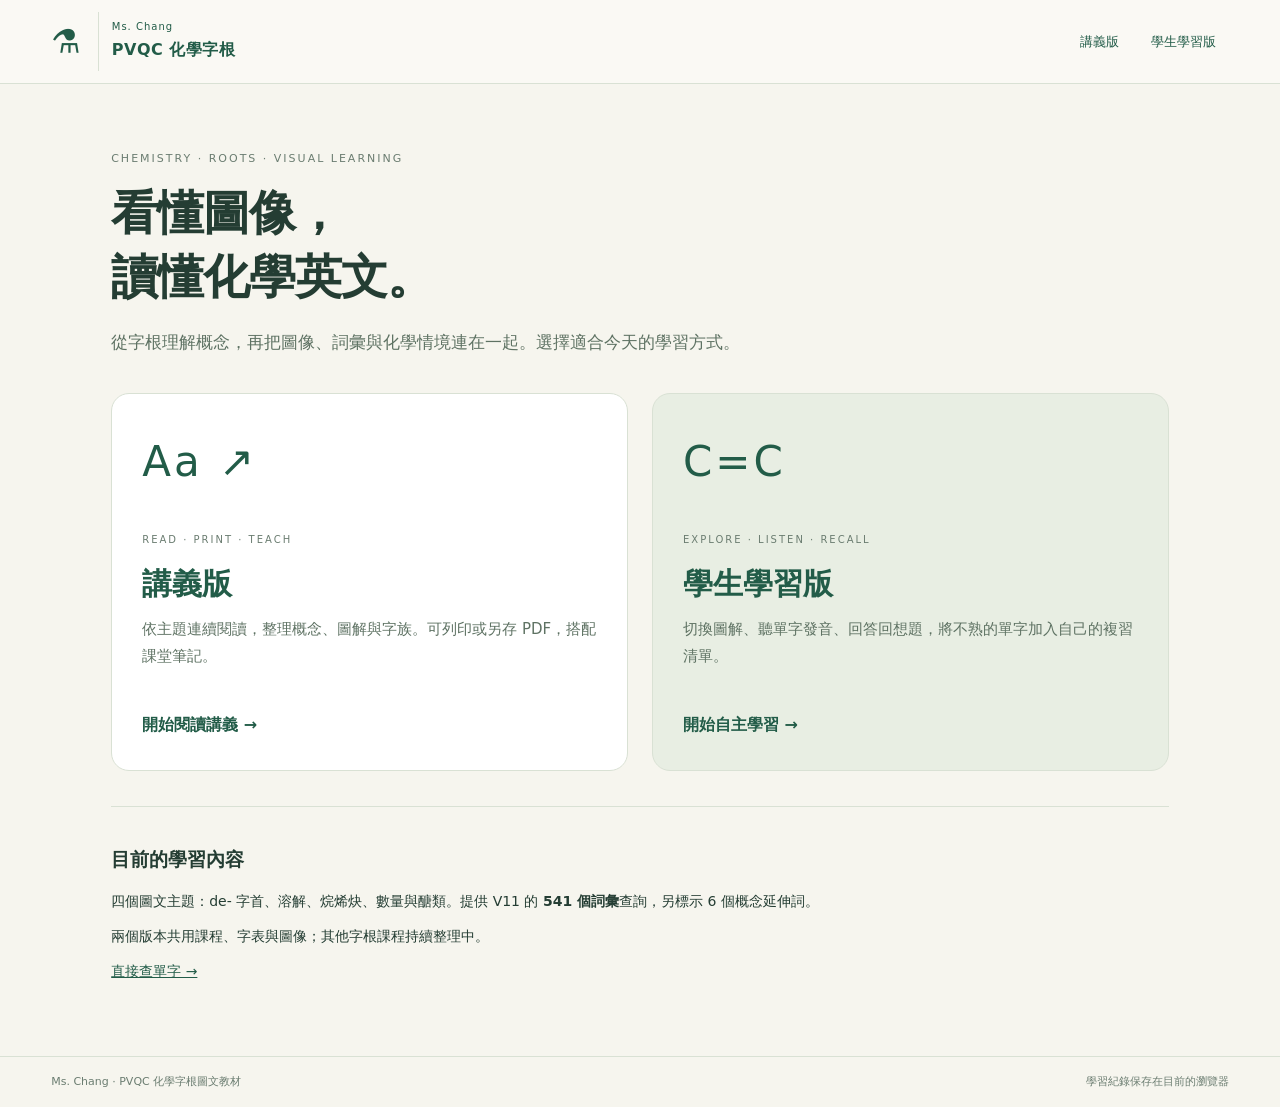
<file: index.html>
<!doctype html>
<html lang="zh-Hant"><head><meta charset="utf-8"><meta name="viewport" content="width=device-width,initial-scale=1"><title>PVQC 化學字根｜Ms. Chang</title><meta name="description" content="PVQC 化學字根圖文教材：講義版連續閱讀與列印，學生學習版看圖、聽單字、主動回想及複習。"><link rel="stylesheet" href="pilot.css"><link rel="stylesheet" href="publication.css"></head>
<body><header><a class="brand" href="index.html"><span class="mark">⚗</span><span>Ms. Chang<b>PVQC 化學字根</b></span></a><nav aria-label="主要功能"><a href="handout.html">講義版</a><a href="student.html">學生學習版</a></nav></header>
<main class="portal"><div class="eyebrow">CHEMISTRY · ROOTS · VISUAL LEARNING</div><h1>看懂圖像，<br>讀懂化學英文。</h1><p class="intro">從字根理解概念，再把圖像、詞彙與化學情境連在一起。選擇適合今天的學習方式。</p>
<div class="entry-grid"><a class="entry-card" href="handout.html"><span class="entry-symbol">Aa ↗</span><small>READ · PRINT · TEACH</small><h2>講義版</h2><p>依主題連續閱讀，整理概念、圖解與字族。可列印或另存 PDF，搭配課堂筆記。</p><b>開始閱讀講義 →</b></a><a class="entry-card student-entry" href="student.html"><span class="entry-symbol">C=C</span><small>EXPLORE · LISTEN · RECALL</small><h2>學生學習版</h2><p>切換圖解、聽單字發音、回答回想題，將不熟的單字加入自己的複習清單。</p><b>開始自主學習 →</b></a></div>
<section class="scope-note"><h2>目前的學習內容</h2><p>四個圖文主題：de- 字首、溶解、烷烯炔、數量與醣類。提供 V11 的 <strong>541 個詞彙</strong>查詢，另標示 6 個概念延伸詞。</p><p>兩個版本共用課程、字表與圖像；其他字根課程持續整理中。</p><a href="student.html#words">直接查單字 →</a></section></main>
<footer><span>Ms. Chang · PVQC 化學字根圖文教材</span><span>學習紀錄保存在目前的瀏覽器</span></footer></body></html>
</file>
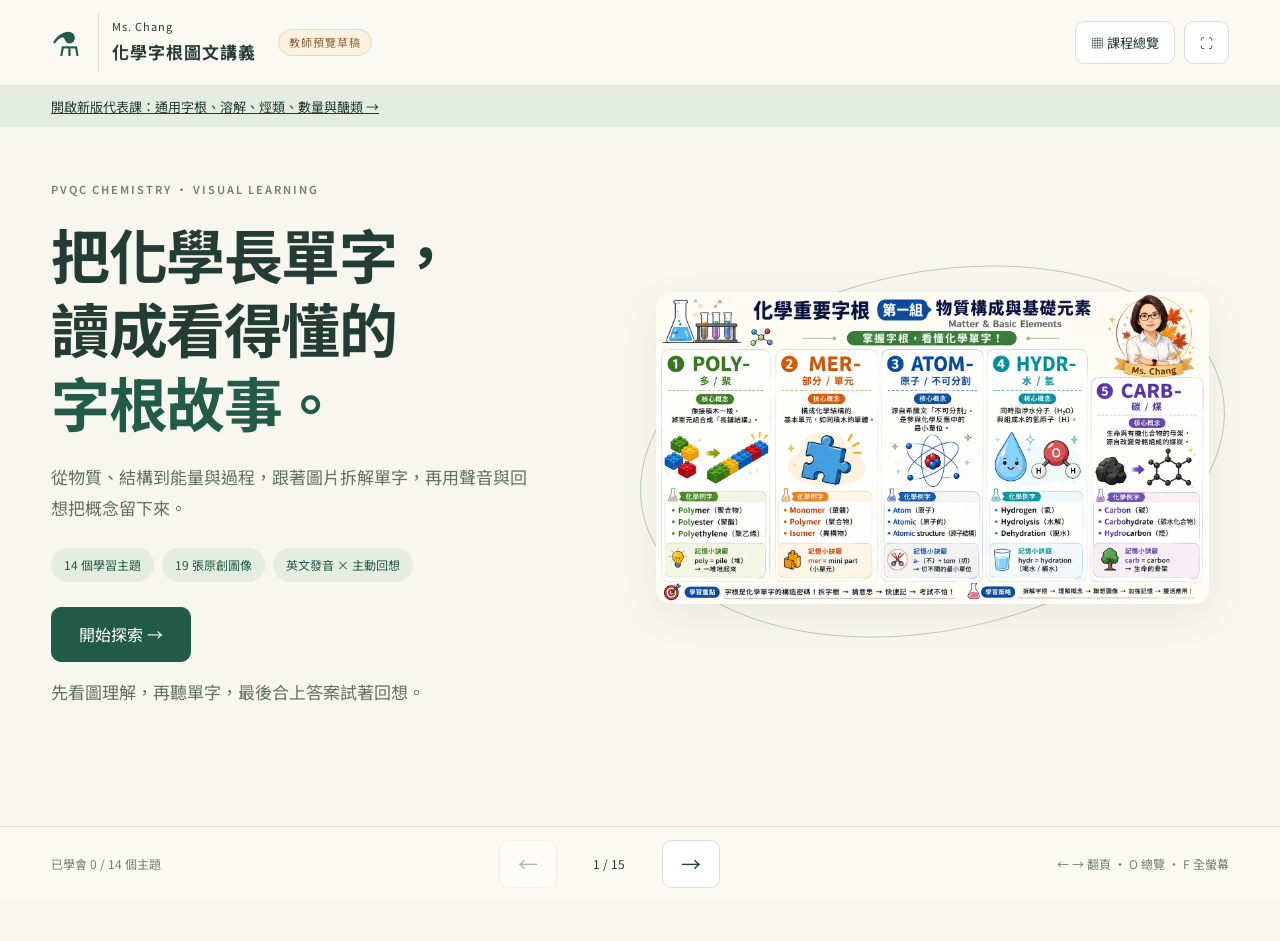
<file: draft.html>
<!doctype html>
<html lang="zh-Hant">
<head>
  <meta charset="utf-8"><meta name="viewport" content="width=device-width,initial-scale=1">
  <title>PVQC 化學字根｜圖文學習講義</title>
  <meta name="description" content="從圖像理解化學字根，搭配英文發音、字族整理與主動回想。">
  <link rel="stylesheet" href="style.css">
</head>
<body>
  <header class="topbar"><a class="brand" href="#home"><span class="brand-icon">⚗</span><span>Ms. Chang <b>化學字根圖文講義</b></span></a><span class="draft">教師預覽草稿</span><div class="top-actions"><button id="overview">▦ <span>課程總覽</span></button><button id="full" aria-label="切換全螢幕">⛶</button></div></header>
  <div style="padding:9px 4vw;background:#e5ece2;font-size:13px"><a href="pilot.html">開啟新版代表課：通用字根、溶解、烴類、數量與醣類 →</a></div>
  <main id="main"></main>
  <footer><span id="progress" aria-live="polite"></span><div class="navigation"><button id="prev" aria-label="上一頁">←</button><span id="position"></span><button id="next" aria-label="下一頁">→</button></div><span class="keyboard">← → 翻頁 · O 總覽 · F 全螢幕</span></footer>
  <dialog id="grid-dialog"><div class="dialog-head"><div><small>COURSE MAP</small><h2>今天想探索哪個字根？</h2></div><button class="close" data-close="grid-dialog" aria-label="關閉課程總覽">✕</button></div><input id="search" type="search" placeholder="搜尋字根、主題或英文單字" aria-label="搜尋課程"><div id="grid" class="course-grid"></div></dialog>
  <dialog id="image-dialog"><button class="close" data-close="image-dialog" aria-label="關閉放大圖片">✕</button><img id="large-image" alt=""></dialog>
  <div id="status" class="status" role="status"></div>
  <script src="lessons.js"></script><script src="app.js"></script>
</body></html>
</file>
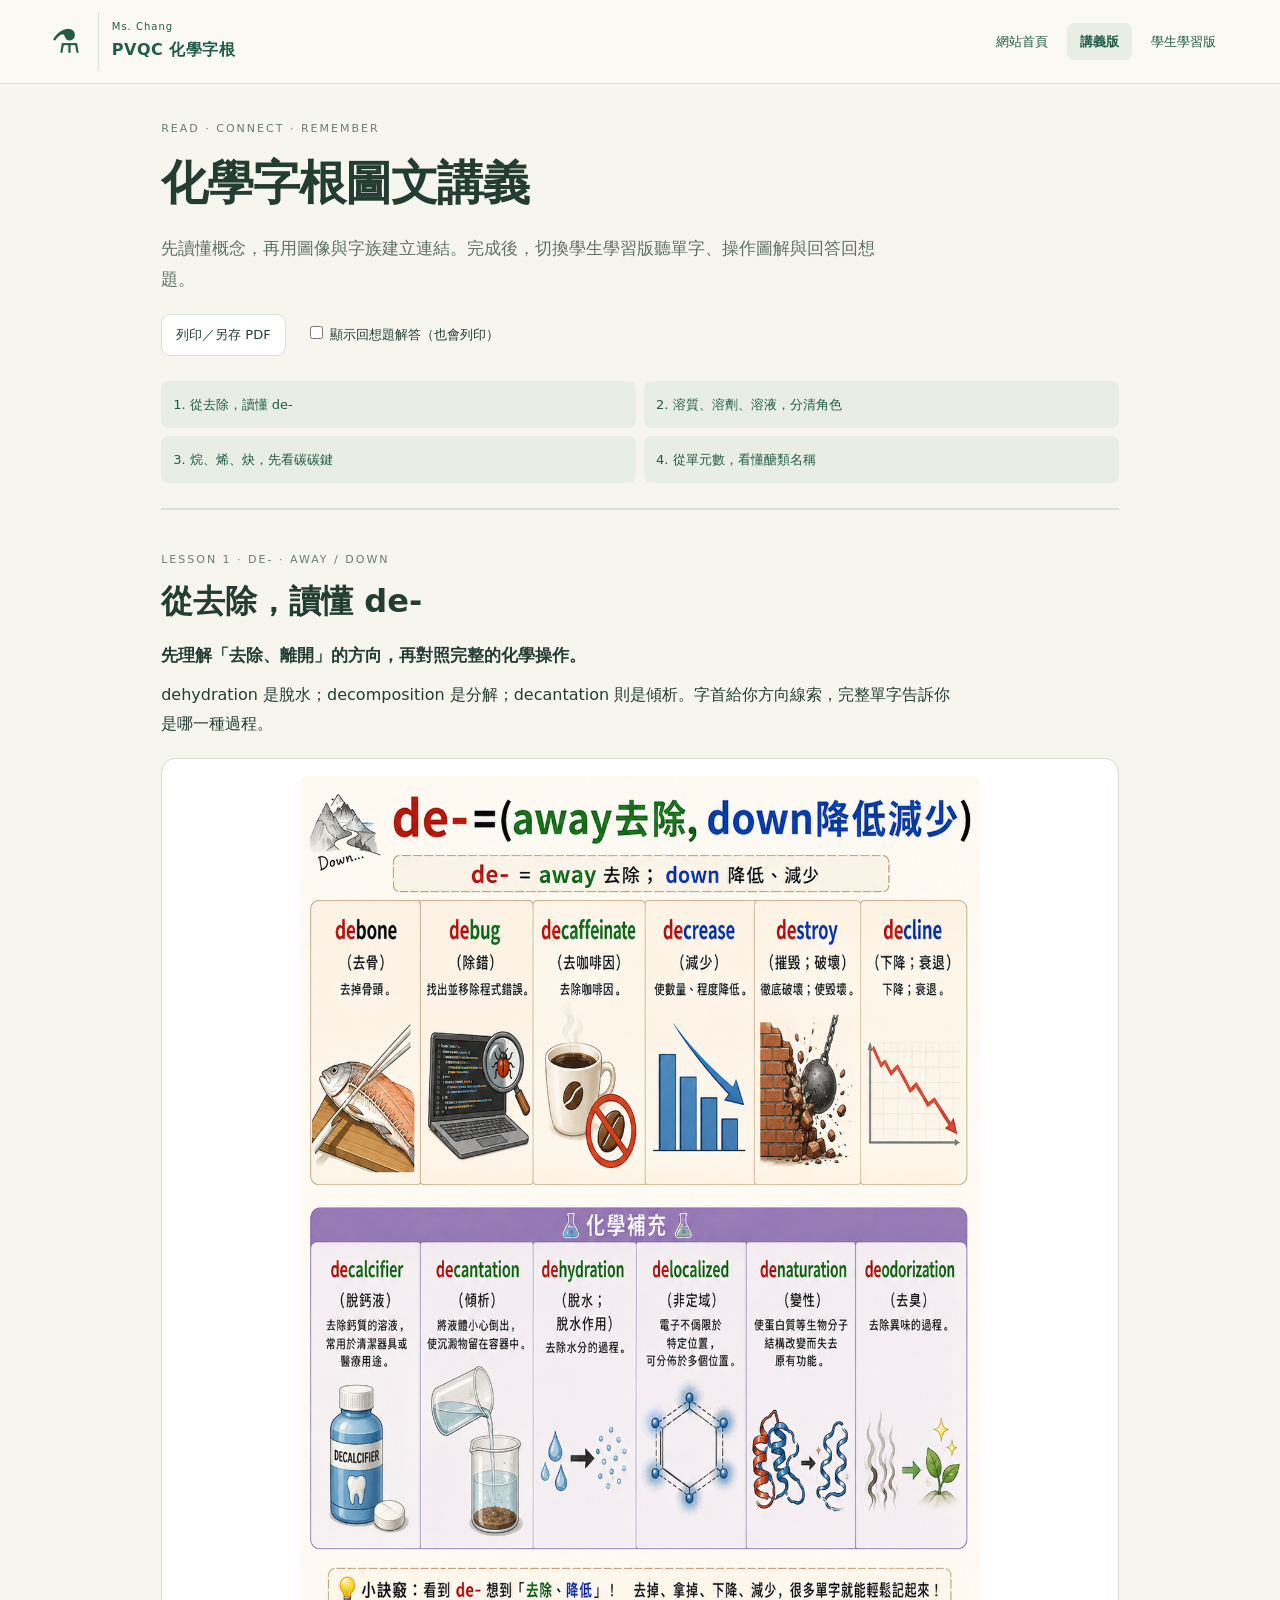
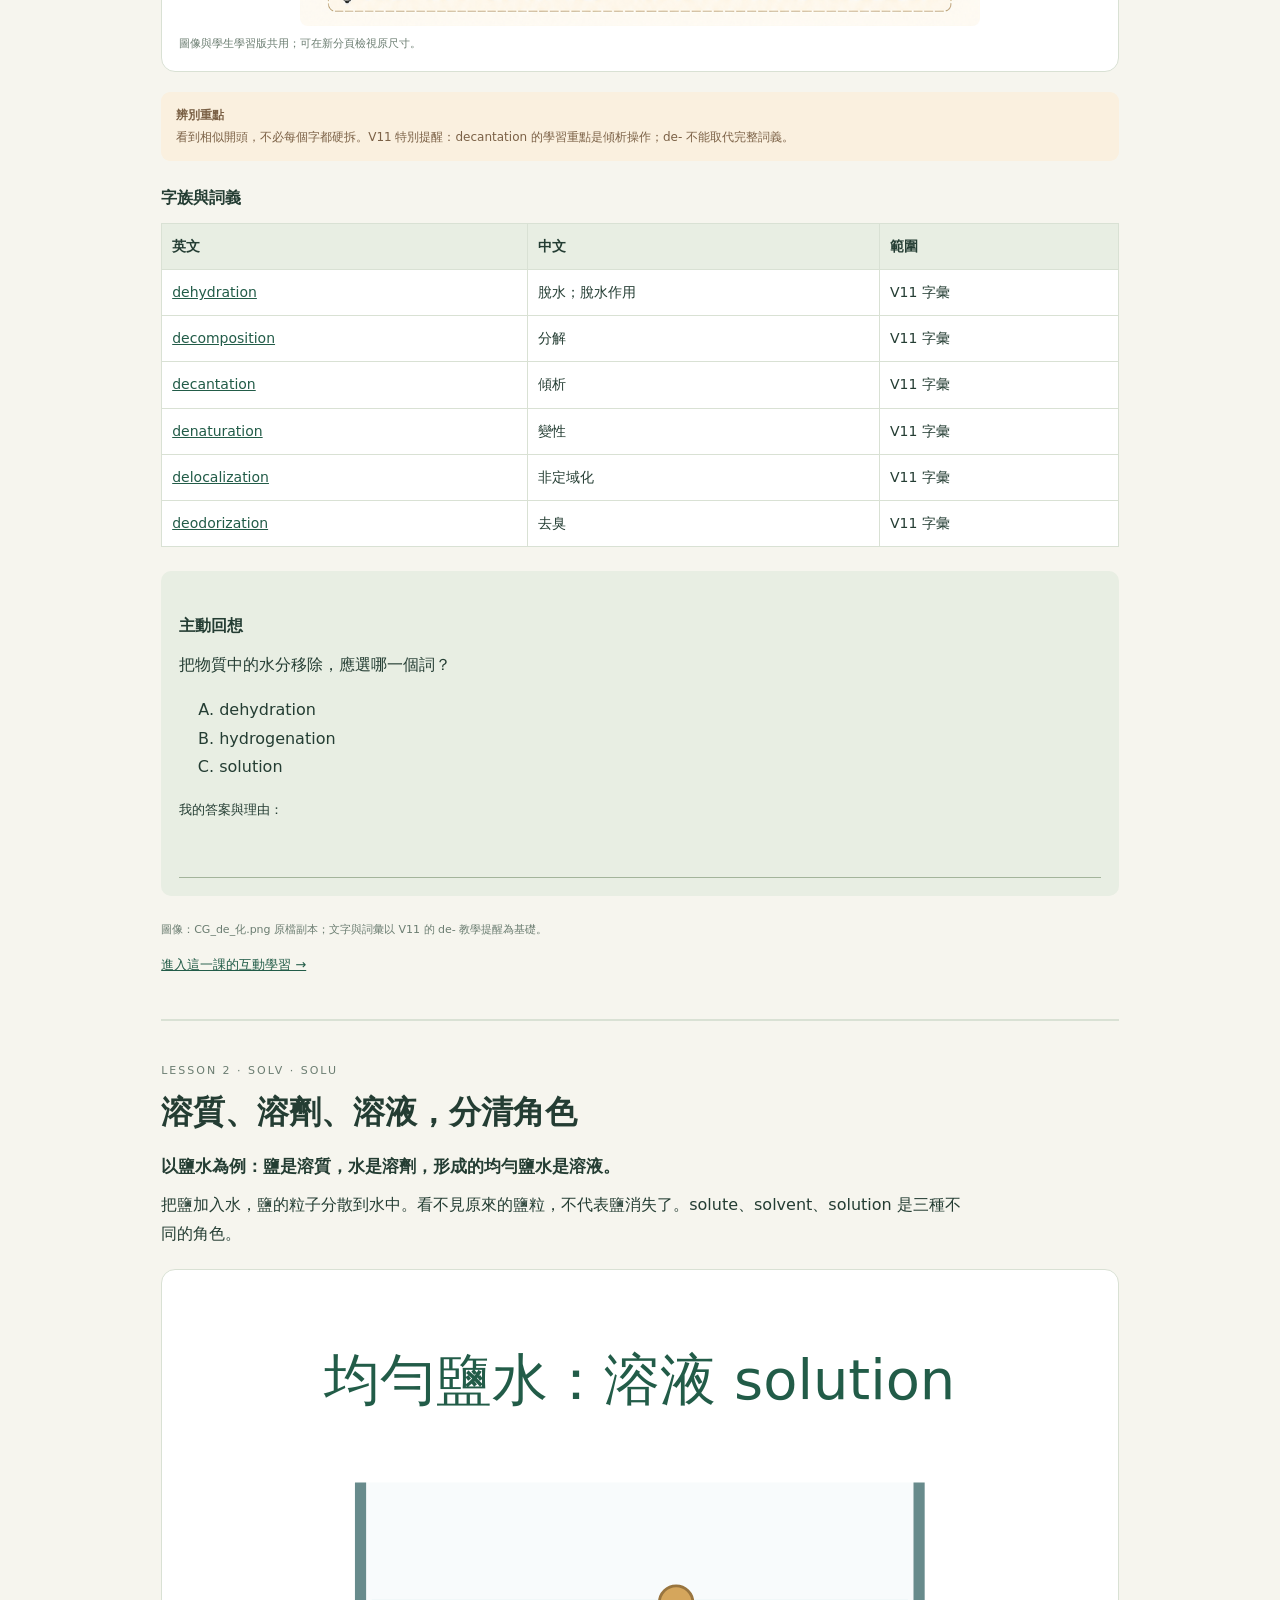
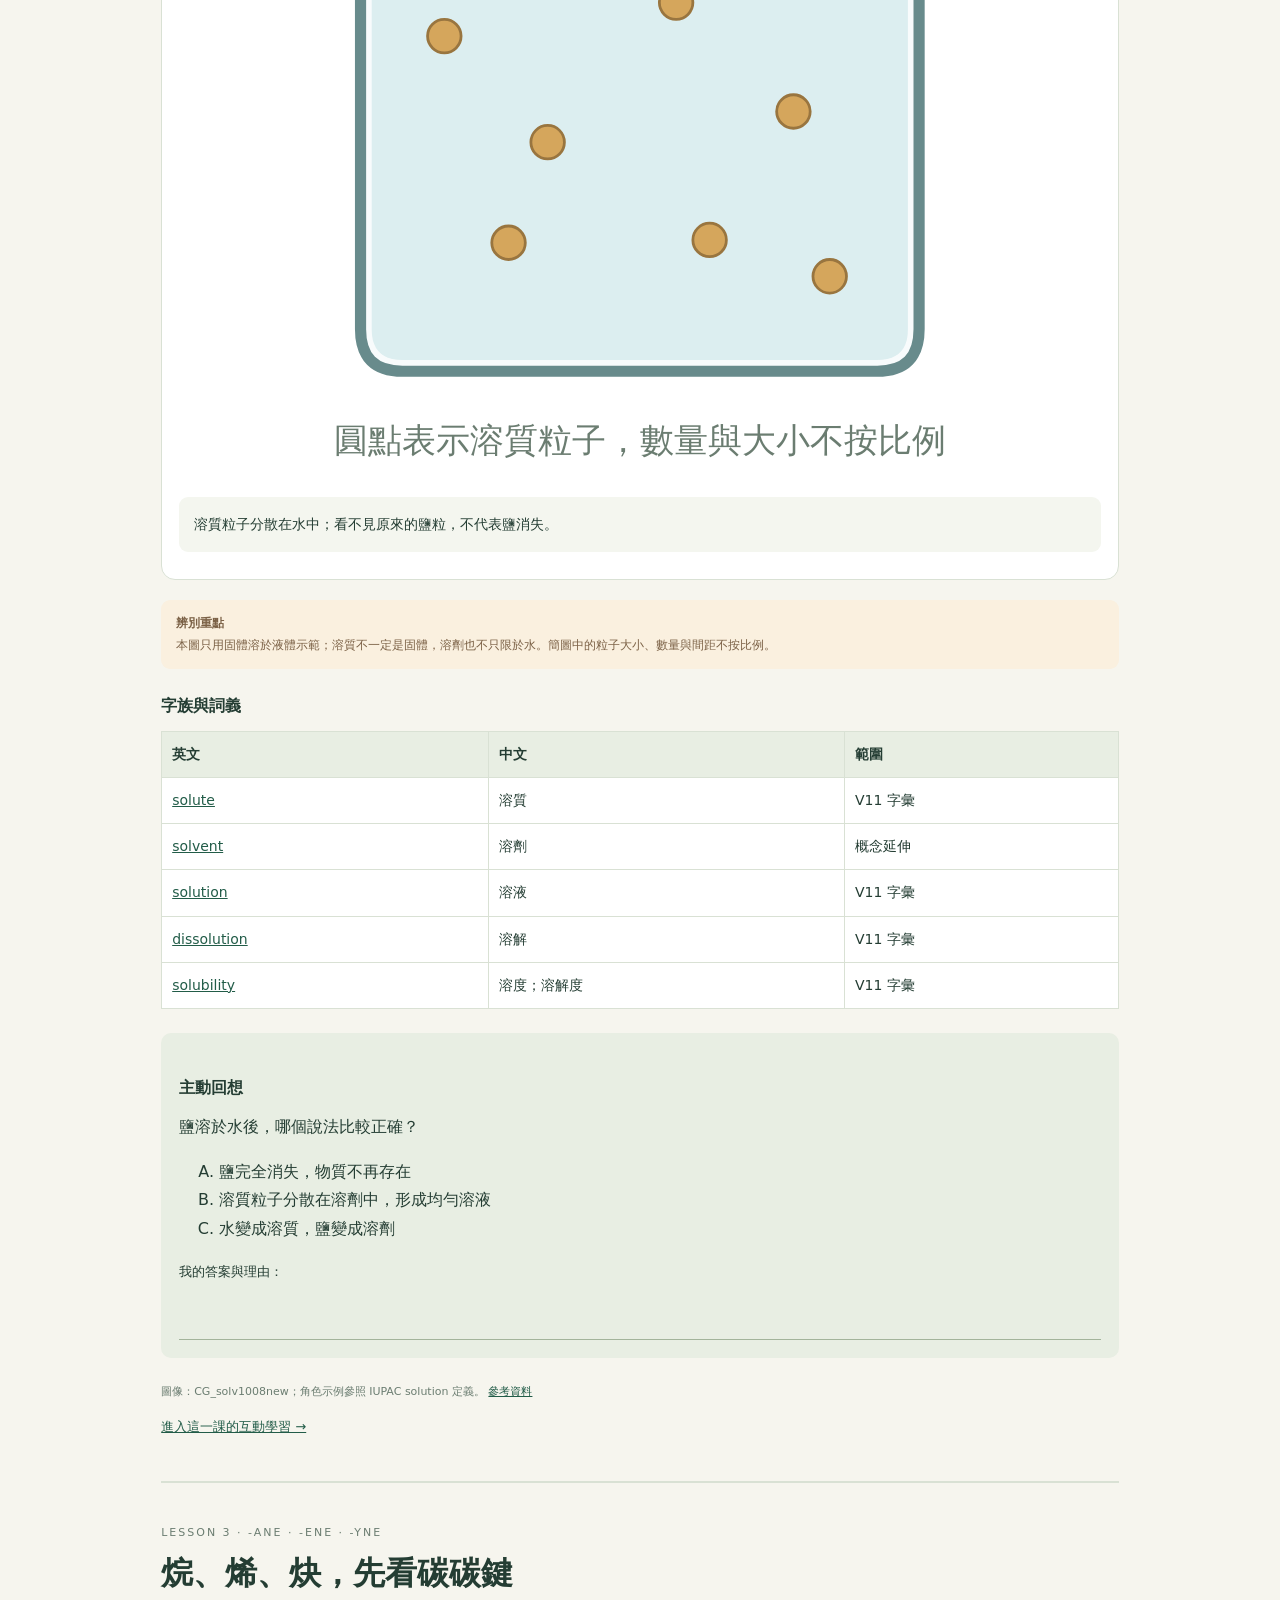
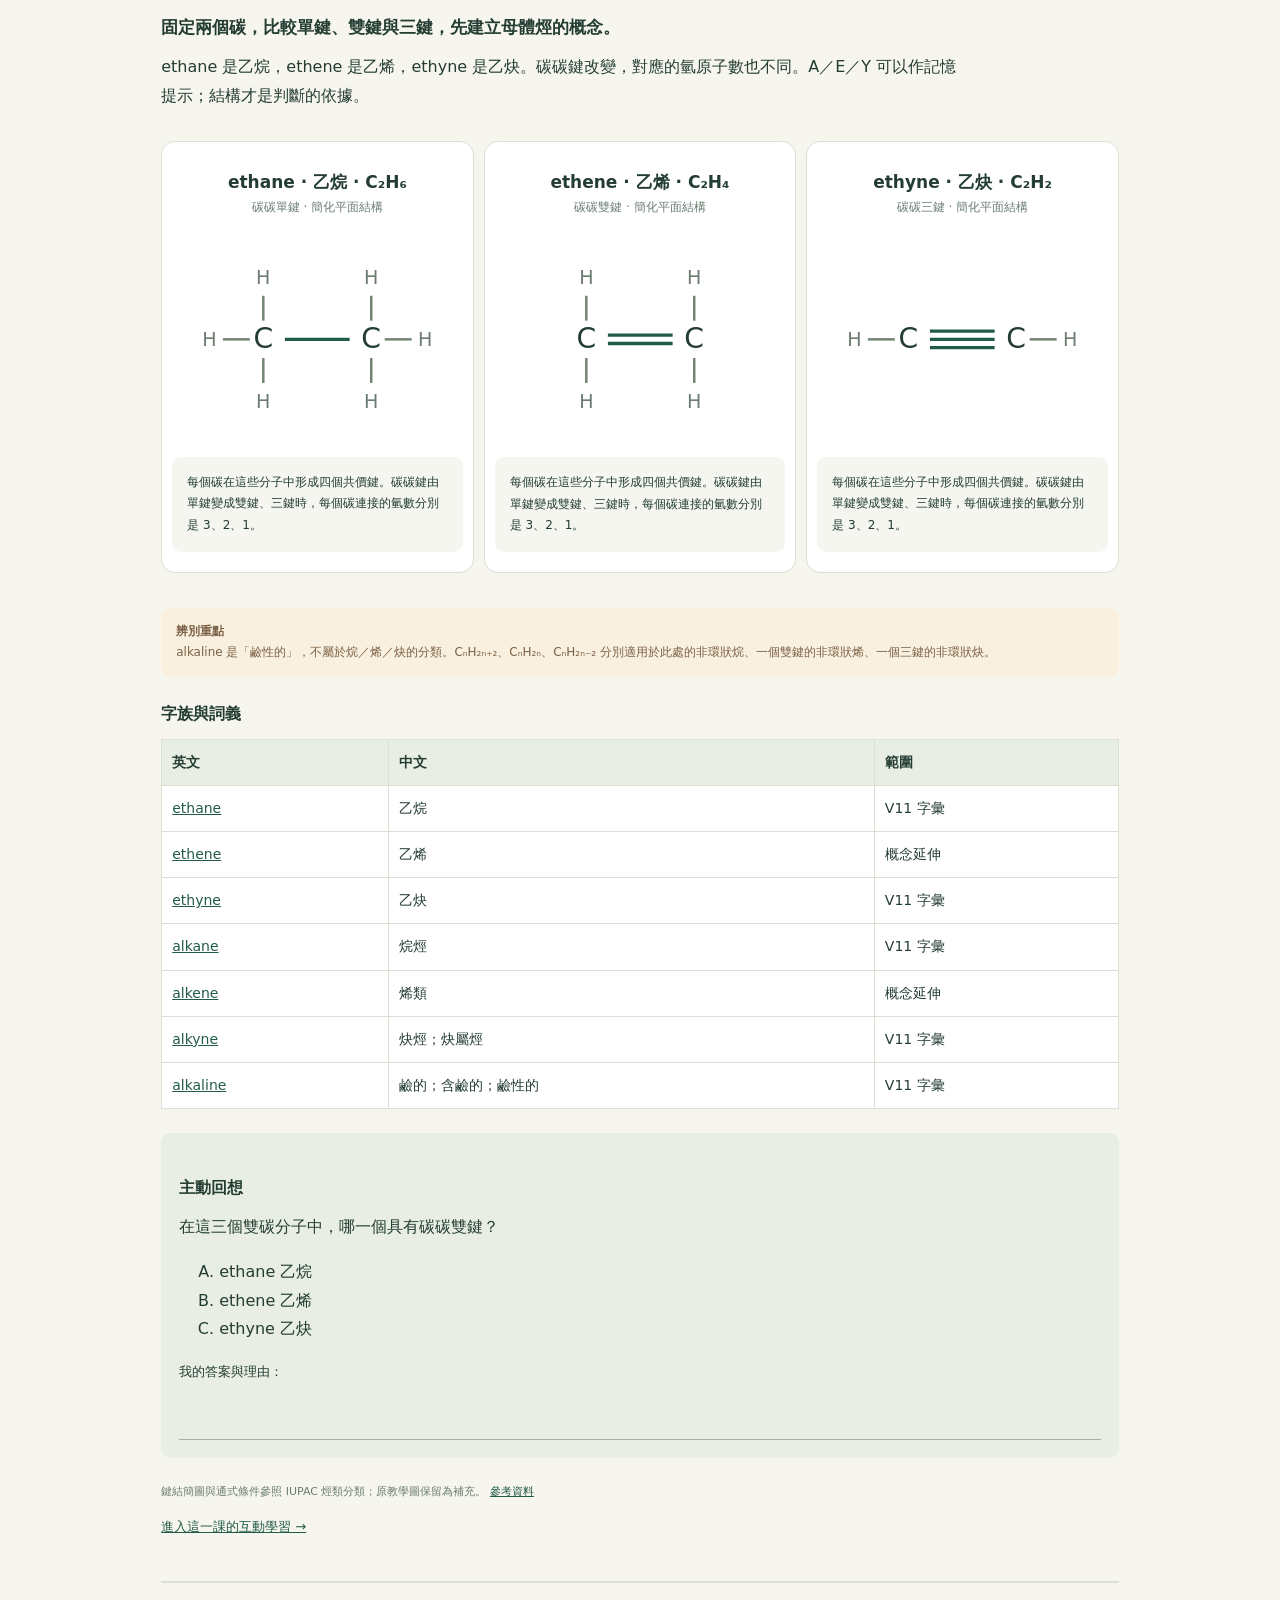
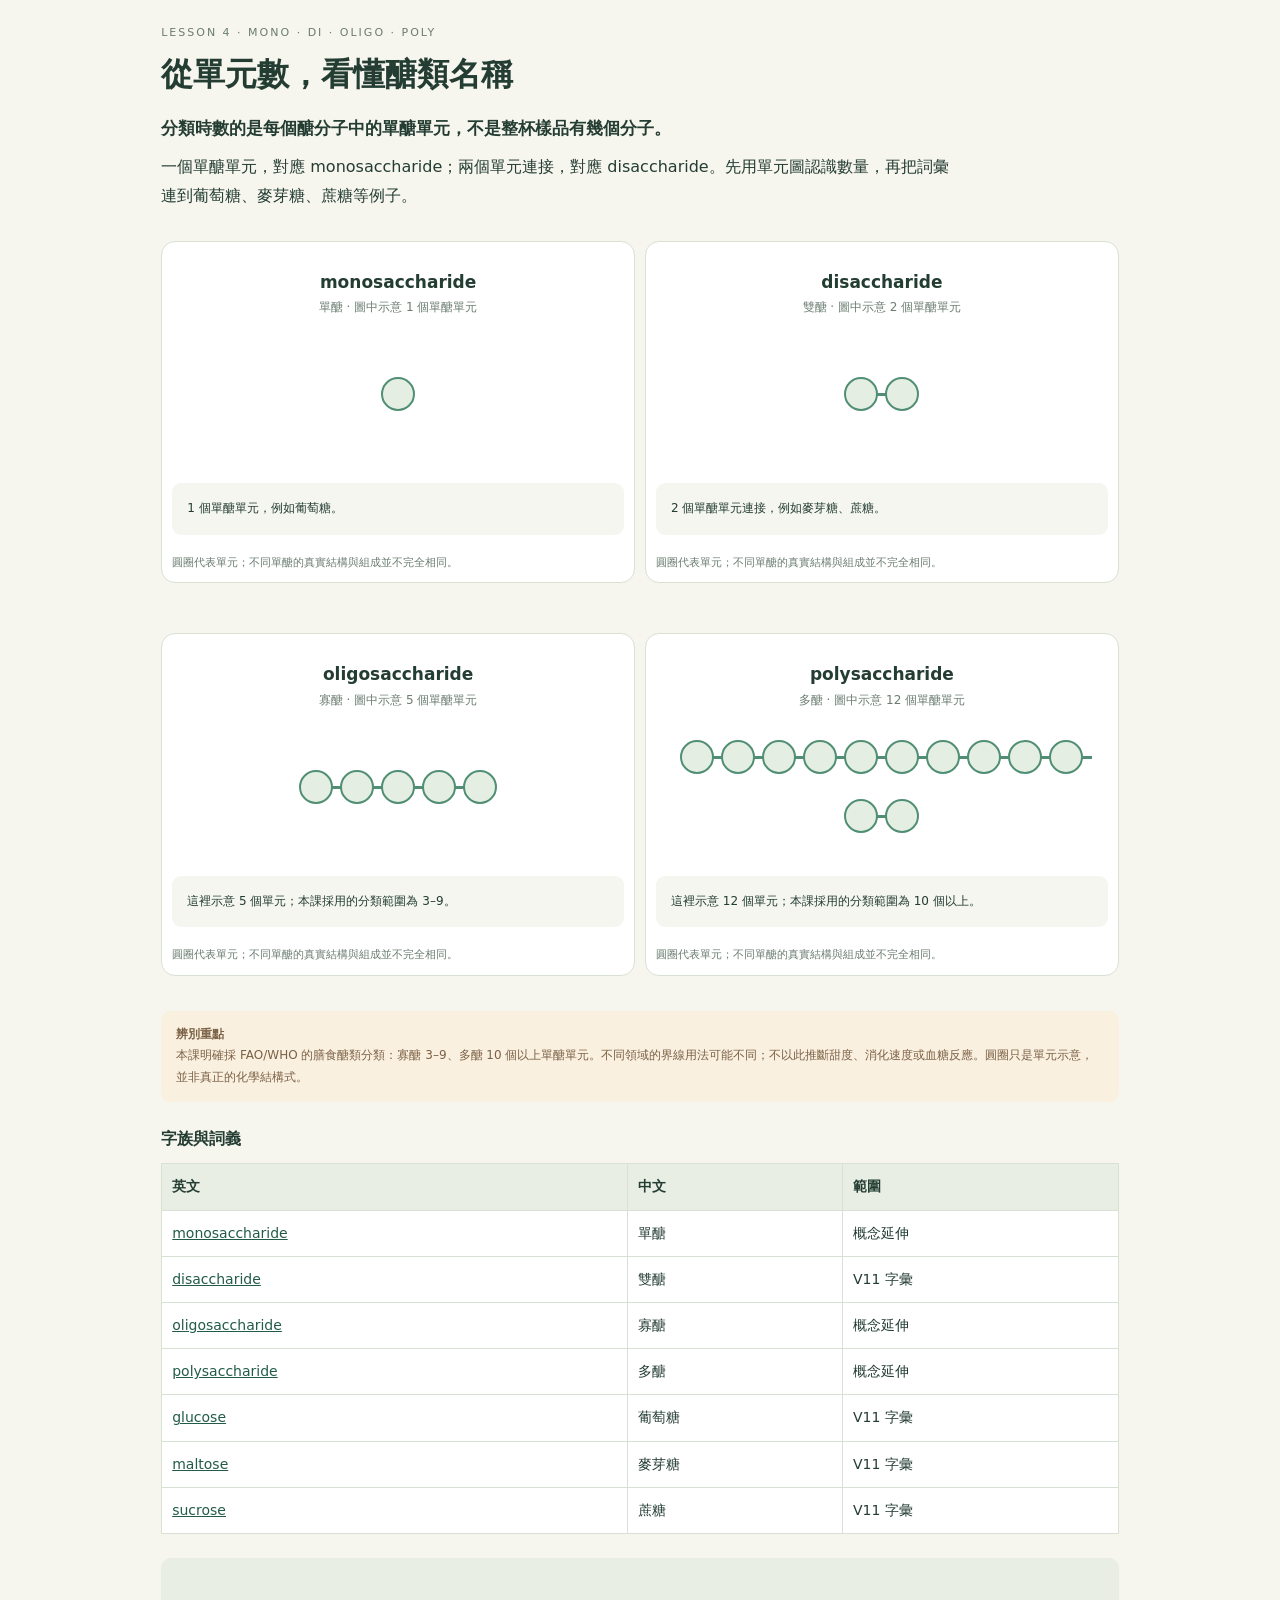
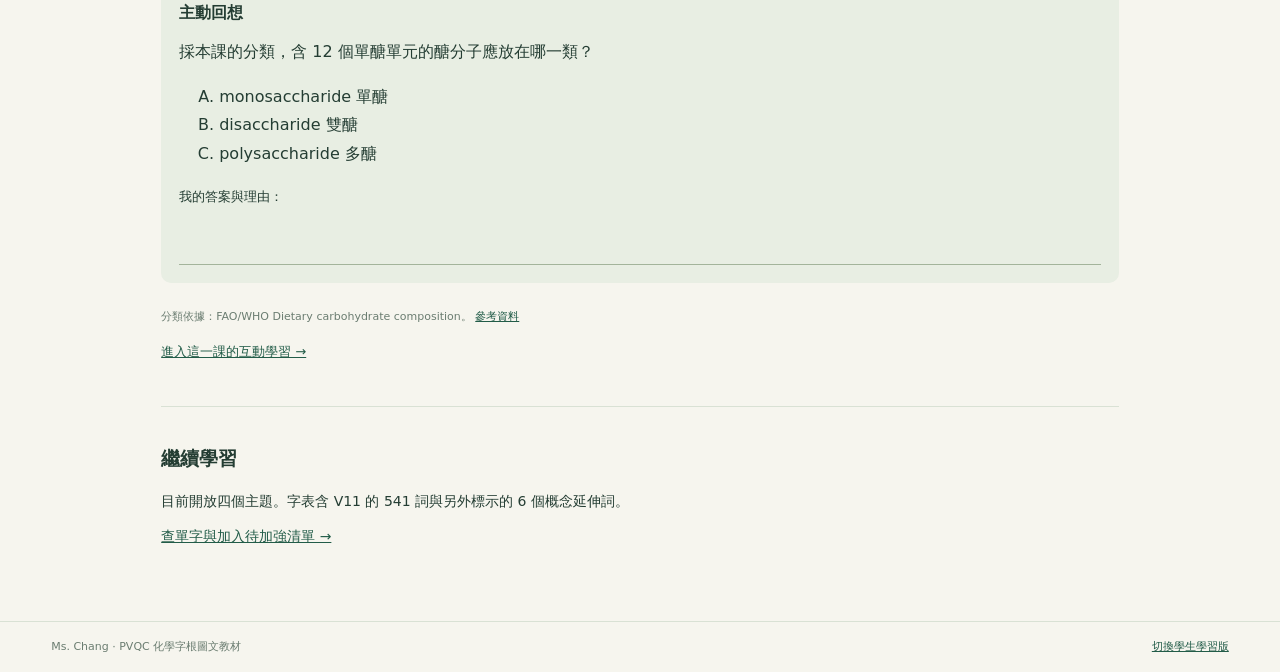
<file: handout.html>
<!doctype html>
<html lang="zh-Hant"><head><meta charset="utf-8"><meta name="viewport" content="width=device-width,initial-scale=1"><title>講義版｜PVQC 化學字根</title><meta name="description" content="PVQC 化學字根圖文講義，四個主題連續閱讀、列印及筆記。"><link rel="stylesheet" href="pilot.css"><link rel="stylesheet" href="publication.css"></head>
<body><header><a class="brand" href="index.html"><span class="mark">⚗</span><span>Ms. Chang<b>PVQC 化學字根</b></span></a><nav aria-label="主要功能"><a href="index.html">網站首頁</a><a href="handout.html" aria-current="page">講義版</a><a href="student.html">學生學習版</a></nav></header>
<main class="handout"><div class="eyebrow">READ · CONNECT · REMEMBER</div><h1>化學字根圖文講義</h1><p class="intro">先讀懂概念，再用圖像與字族建立連結。完成後，切換學生學習版聽單字、操作圖解與回答回想題。</p><div class="handout-tools"><button id="print">列印／另存 PDF</button><label><input id="show-answers" type="checkbox"> 顯示回想題解答（也會列印）</label></div><nav id="contents" class="handout-contents" aria-label="講義目錄"></nav><div id="chapters"></div><noscript>此講義需要啟用 JavaScript 才能載入共用教材。</noscript><section class="scope-note"><h2>繼續學習</h2><p>目前開放四個主題。字表含 V11 的 541 詞與另外標示的 6 個概念延伸詞。</p><a href="student.html#words">查單字與加入待加強清單 →</a></section></main>
<footer><span>Ms. Chang · PVQC 化學字根圖文教材</span><a href="student.html">切換學生學習版</a></footer><script src="data/words.js"></script><script src="data/courses.js"></script><script src="visuals.js"></script><script src="handout.js"></script></body></html>
</file>
<file: pilot.css>
:root{--paper:#f6f5ee;--ink:#243d33;--green:#225c48;--muted:#6b7d71;--line:#d9e1d4;--sage:#e8eee3;--gold:#ad713b}*{box-sizing:border-box}body{margin:0;color:var(--ink);background:var(--paper);font-family:'Microsoft JhengHei',system-ui,sans-serif;line-height:1.8}a{color:var(--green)}button,input,select{font:inherit}button{cursor:pointer;border:1px solid var(--line);padding:8px 14px;background:#fff;border-radius:9px;color:var(--ink)}button:hover{background:var(--sage)}button:focus-visible,a:focus-visible,input:focus-visible,select:focus-visible{outline:3px solid #c08a4c;outline-offset:3px}header{min-height:82px;padding:12px 4vw;border-bottom:1px solid var(--line);display:flex;gap:22px;align-items:center;background:#faf9f4}header .brand{display:flex;gap:13px;align-items:center;text-decoration:none;font-size:10px;letter-spacing:1px}.brand b{display:block;font-size:16px;letter-spacing:.5px}.mark{font-size:33px;border-right:1px solid var(--line);padding-right:16px}.preview-label{color:var(--gold);font-size:11px;background:#fbefdb;padding:3px 10px;border-radius:20px}nav{margin-left:auto;display:flex;gap:6px}nav a{font-size:13px;text-decoration:none;padding:7px 13px;border-radius:7px}nav a[aria-current=page]{background:var(--sage);font-weight:bold}main{max-width:1440px;margin:auto;min-height:calc(100vh - 150px);padding:35px 4vw 50px}.eyebrow{font-size:11px;letter-spacing:2px;color:var(--muted)}h1{font-size:clamp(29px,3.7vw,49px);line-height:1.35;letter-spacing:-1px;margin:12px 0 18px}h2{line-height:1.5}p{margin:10px 0}.intro{max-width:720px;font-size:17px;color:#5e7263}.course-grid{display:grid;grid-template-columns:repeat(4,1fr);gap:18px;margin-top:30px}.course{display:block;text-decoration:none;border:1px solid var(--line);border-radius:14px;overflow:hidden;background:#fff}.course-art{height:170px;padding:20px;display:grid;place-items:center;background:#e9eee1}.course-art.large-symbol{font-size:53px;font-weight:bold;letter-spacing:3px}.course:nth-child(2) .course-art{background:#e0eef0}.course:nth-child(3) .course-art{background:#f4e8d9}.course:nth-child(4) .course-art{background:#eee4ec}.course-body{padding:18px}.course h2{font-size:18px;margin:6px 0}.course p{font-size:13px;color:var(--muted)}.course small{font-size:10px;letter-spacing:1px}.home-note{border-left:3px solid #b5c8ae;padding:10px 18px;margin-top:30px;font-size:13px;color:var(--muted)}.crumb{display:flex;justify-content:space-between;font-size:12px;color:var(--muted);gap:12px;margin-bottom:22px}.crumb a{text-decoration:none}.lesson-grid{display:grid;grid-template-columns:minmax(280px,.8fr) minmax(0,1.25fr);gap:38px;align-items:start}.lesson-grid h1{font-size:clamp(28px,3vw,41px)}.root-title{font-size:12px;color:var(--green);font-weight:bold;letter-spacing:2px}.concept{font-size:17px;font-weight:bold}.story{font-size:14px;color:#5d6e61;line-height:2}.section-label{font-size:11px;letter-spacing:1px;color:var(--muted);margin:24px 0 9px}.words{display:flex;flex-wrap:wrap;gap:8px}.word-chip{background:#fff;border:1px solid var(--line);border-radius:9px;padding:9px 11px;min-width:120px}.word-top{display:flex;justify-content:space-between;gap:10px;align-items:center}.speak{border:0;padding:0;background:none;text-align:left;font-weight:bold;font-size:13px}.speak:hover{background:transparent;text-decoration:underline}.word-zh{font-size:12px;color:var(--muted);margin:4px 0}.tag{font-size:9px;color:#687d64;display:inline-block;background:#edf2e7;padding:0 5px;border-radius:3px}.tag.extension{color:#94602f;background:#fbefdf}.star{padding:0 4px;border:0;font-size:17px;line-height:1;background:transparent}.star[aria-pressed=true]{color:#b27b34}.utilities{display:flex;gap:8px;flex-wrap:wrap;margin:12px 0}.utilities button{font-size:11px;padding:5px 9px}.hide-meanings .word-zh{visibility:hidden}.visual{border:1px solid var(--line);border-radius:14px;background:#fff;padding:17px;overflow:hidden}.visual img{width:100%;display:block;border-radius:8px}.image-scroll{max-height:650px;overflow:auto}.image-open{padding:0;display:block;border:0;width:100%}.caption{font-size:11px;color:var(--muted);padding-top:8px}.tabs{display:flex;gap:8px;flex-wrap:wrap;margin-bottom:13px}.tabs button{font-size:12px}.tabs button.active{background:var(--green);color:white;border-color:var(--green)}.explanation{font-size:14px;background:#f4f6ef;border-radius:9px;padding:15px;margin-top:14px}.boundary{font-size:12px;color:#7b6146;background:#faf0df;border-radius:9px;padding:13px 15px;margin-top:15px}.boundary b{display:block}.recall{padding:20px;background:var(--sage);border-radius:12px;margin-top:22px}.recall h2{font-size:11px;letter-spacing:1px;margin:0 0 9px;color:var(--muted)}.recall legend{font-weight:bold;font-size:15px}.recall fieldset{border:0;padding:0;margin:0}.choices{display:grid;gap:8px;margin:13px 0}.choice{display:flex;gap:9px;align-items:flex-start;border:1px solid #d2ddca;border-radius:8px;background:#fff;padding:8px 12px;font-size:13px;cursor:pointer}.choice input{margin-top:7px}.feedback{font-size:13px;margin-top:12px}.master{width:100%;margin-top:20px;font-size:13px}.master[aria-pressed=true]{background:var(--green);color:white}.source{font-size:11px;color:var(--muted);margin-top:18px}.source summary{cursor:pointer}.source p{overflow-wrap:anywhere}.source a{overflow-wrap:anywhere}.sugar-units{min-height:150px;display:flex;align-items:center;justify-content:center;flex-wrap:wrap;gap:7px;padding:20px 12px}.sugar-unit{width:34px;height:34px;border:2px solid #518f75;border-radius:50%;background:#e4eee2;position:relative}.sugar-unit:not(:last-child):after{content:'';position:absolute;right:-11px;top:14px;width:10px;height:3px;background:#518f75}.diagram-title{text-align:center;font-size:21px;font-weight:bold;padding-top:15px}.diagram-subtitle{text-align:center;font-size:12px;color:var(--muted)}.solution-svg,.bond-svg{display:block;width:100%;height:auto}.search-panel{display:flex;gap:12px;margin:22px 0;flex-wrap:wrap}.search-panel input,.search-panel select{padding:11px 14px;border:1px solid var(--line);background:white;border-radius:9px;min-width:180px}.search-panel input{flex:1}.results-meta{font-size:12px;color:var(--muted);margin-bottom:15px}.word-table{width:100%;border-collapse:collapse;background:#fff;border:1px solid var(--line);font-size:13px}.word-table th,.word-table td{padding:12px;border-bottom:1px solid var(--line);text-align:left;vertical-align:top}.word-table th{font-size:11px;background:#edf1e7;letter-spacing:1px}.word-table .speak{font-size:14px}.word-table .group{font-size:11px;color:var(--muted)}.word-table details{font-size:12px;margin-top:5px}.word-table details summary{cursor:pointer;color:var(--muted)}.table-wrap{overflow-x:auto}.pager{display:flex;gap:15px;align-items:center;justify-content:center;margin:20px 0}.pager button:disabled{opacity:.35;cursor:default}.review-card{padding:19px;background:white;border:1px solid var(--line);border-radius:10px;margin:12px 0}.review-card h2{font-size:17px;margin:0 0 10px}.empty{padding:30px;background:#fff;border-radius:10px;color:var(--muted)}footer{border-top:1px solid var(--line);padding:15px 4vw;display:flex;justify-content:space-between;gap:15px;font-size:11px;color:var(--muted)}dialog{width:min(1600px,97vw);max-height:95vh;border:1px solid var(--line);border-radius:13px;padding:15px;background:white}dialog::backdrop{background:#193c30c9}dialog img{width:100%;display:block}#close-image{position:sticky;top:0;float:right;z-index:1}#toast{display:none;position:fixed;left:50%;bottom:25px;transform:translateX(-50%);padding:10px 18px;border-radius:10px;background:var(--ink);color:#fff;font-size:12px;z-index:20}svg text{font-family:'Microsoft JhengHei',system-ui,sans-serif}.lesson-nav{display:flex;justify-content:space-between;margin-top:24px;font-size:13px}.lesson-nav a{text-decoration:none}.quiz-status{font-size:12px;color:var(--muted)}
@media(max-width:1000px){.course-grid{grid-template-columns:repeat(2,1fr)}.lesson-grid{gap:24px;grid-template-columns:minmax(270px,.8fr) minmax(0,1.2fr)}header{gap:12px}.preview-label{display:none}nav a{padding:7px 10px}}
@media(max-width:720px){header{padding:10px 4vw;flex-wrap:wrap;gap:8px}.brand b{font-size:14px}.mark{font-size:28px}nav{width:100%;justify-content:space-between;border-top:1px solid var(--line);padding-top:7px}nav a{font-size:12px;text-align:center;flex:1}main{padding:25px 4vw 35px}.lesson-grid{display:flex;flex-direction:column;gap:20px}.lesson-text{display:contents}.lesson-text>.root-title{order:0}.lesson-text>h1{order:1;margin:0}.lesson-text>.concept{order:2;margin:0}.lesson-visual{order:3;width:100%}.lesson-text>.story{order:4;margin:0}.lesson-text>.vocabulary{order:5;width:100%}.lesson-text>.master{order:6;margin:0}.lesson-text>.source{order:7}.course-grid{gap:12px}.course-art{height:120px}.course-art.large-symbol{font-size:37px}.course-body{padding:12px}.course h2{font-size:16px}.course p{font-size:11px}.visual{padding:12px}.lesson-grid h1{font-size:30px}.word-table{min-width:540px}.sugar-unit{width:27px;height:27px}.sugar-unit:not(:last-child):after{top:10px}.crumb{font-size:11px}.source{width:100%}footer{flex-direction:column;gap:5px}.image-scroll{max-height:600px}}
</file>
<file: publication.css>
.portal{max-width:1160px;padding-top:65px}.entry-grid{display:grid;grid-template-columns:1fr 1fr;gap:24px;margin:35px 0}.entry-card{display:block;background:white;border:1px solid var(--line);border-radius:18px;text-decoration:none;padding:30px}.entry-symbol{display:block;font-size:42px;letter-spacing:3px;color:var(--green);margin-bottom:25px}.entry-card small{color:var(--muted);font-size:10px;letter-spacing:2px}.entry-card h2{font-size:30px;margin:8px 0}.entry-card p{color:#5e7263;font-size:15px;min-height:70px}.entry-card b{display:block;margin-top:25px}.student-entry{background:#e8eee3}.entry-card:hover{border-color:var(--green);box-shadow:0 8px 25px #243d3310}.scope-note{border-top:1px solid var(--line);padding:22px 0;font-size:14px}.scope-note h2{font-size:19px}.handout{max-width:1060px}.handout-tools{display:flex;align-items:center;gap:20px;flex-wrap:wrap;margin:20px 0;font-size:13px}.handout-contents{margin:25px 0;display:grid;grid-template-columns:1fr 1fr;gap:8px}.handout-contents a{background:var(--sage);padding:12px;border-radius:8px}.chapter{border-top:2px solid var(--line);padding:40px 0;scroll-margin-top:20px}.chapter>h2{font-size:32px;margin:7px 0 15px}.chapter>p{max-width:800px}.chapter h3{font-size:16px;margin:23px 0 10px}.print-visual{margin:20px 0}.print-visual .image-scroll{max-height:none;overflow:visible}.print-visual img{max-width:680px;margin:auto}.comparison-diagrams{display:grid;grid-template-columns:repeat(3,minmax(0,1fr));gap:10px}.comparison-diagrams .visual{padding:10px}.comparison-diagrams .diagram-title{font-size:17px}.comparison-diagrams .explanation{font-size:12px}.comparison-diagrams.sugars{grid-template-columns:1fr 1fr}.handout-words{border-collapse:collapse;width:100%;background:white;font-size:14px;overflow-wrap:anywhere}.handout-words th,.handout-words td{border:1px solid var(--line);padding:10px;text-align:left}.handout-words th{background:var(--sage)}.paper-recall{margin:24px 0;background:var(--sage);padding:18px;border-radius:10px}.writing-space{border-bottom:1px solid #a3b49b;min-height:80px;font-size:13px}.answer{display:none;margin-top:18px}.show-answers .answer{display:block}.handout-source{font-size:11px;color:var(--muted)}.study-link{font-size:13px}
@media(max-width:720px){.portal{padding-top:30px}.entry-grid{grid-template-columns:1fr;gap:16px}.entry-card{padding:24px}.entry-card p{min-height:0}.handout-contents{grid-template-columns:1fr}.comparison-diagrams{grid-template-columns:1fr}.comparison-diagrams.sugars{grid-template-columns:1fr}.chapter>h2{font-size:27px}.handout-words{font-size:12px}.handout-words td,.handout-words th{padding:7px}}
@media print{@page{size:A4;margin:14mm}body{background:white;color:#172a21;font-size:11pt}header,footer,.handout-tools,.handout-contents,.study-link{display:none!important}main.handout{padding:0;max-width:none}.handout>h1{font-size:26pt}.handout>.intro{font-size:11pt}.chapter{break-before:page;padding:0;border:0}.chapter>h2{font-size:22pt}.print-visual{break-inside:avoid;border-color:#aaa}.print-visual img{max-height:235mm;width:auto;max-width:100%;object-fit:contain}.comparison-diagrams{grid-template-columns:repeat(3,minmax(0,1fr))}.comparison-diagrams.sugars{grid-template-columns:1fr 1fr}.print-visual .image-scroll{overflow:visible;max-height:none}.boundary,.paper-recall{background:white;border:1px solid #bbb;break-inside:avoid}.handout-words{font-size:10pt}.handout-words tr{break-inside:avoid}.handout-source{font-size:8pt}a{color:inherit;text-decoration:none}.scope-note{break-inside:avoid}.answer{break-inside:avoid}svg{max-height:80mm}.sugar-units{min-height:90px}}
</file>
<file: style.css>
@import url('https://fonts.googleapis.com/css2?family=Noto+Sans+TC:wght@400;500;600;700;900&display=swap');
:root{--paper:#f7f6ef;--ink:#233c34;--green:#225c48;--sage:#e5ece2;--line:#dce0d5;--muted:#718076;--orange:#c77843;--white:#fff;--shadow:0 12px 40px #253c3410;color-scheme:light}
*{box-sizing:border-box}body{margin:0;background:var(--paper);color:var(--ink);font-family:'Noto Sans TC','Microsoft JhengHei',sans-serif;line-height:1.8}button,a,input{-webkit-tap-highlight-color:transparent}button,input{font:inherit}button{cursor:pointer;border:1px solid var(--line);border-radius:10px;background:transparent;color:var(--ink);padding:9px 15px;transition:background .15s}button:hover{background:var(--sage)}button:disabled{opacity:.35;cursor:default}a{color:inherit}button:focus-visible,a:focus-visible,input:focus-visible{outline:3px solid #cb8c47;outline-offset:3px}.topbar{height:86px;padding:0 4vw;display:flex;align-items:center;gap:22px;border-bottom:1px solid var(--line);background:#faf9f4}.brand{display:flex;align-items:center;gap:13px;text-decoration:none;font-size:11px;letter-spacing:1px}.brand b{display:block;font-size:17px;letter-spacing:1px}.brand-icon{font-size:33px;color:var(--green);border-right:1px solid var(--line);padding-right:16px}.draft{font-size:11px;letter-spacing:1px;color:#956039;border:1px solid #e8d7bd;border-radius:30px;padding:3px 10px;background:#fbf1df}.top-actions{margin-left:auto;display:flex;gap:9px}.top-actions button{font-size:13px;background:#fff}main{min-height:calc(100vh - 160px);padding:32px 4vw 45px}.eyebrow,small{font-size:11px;letter-spacing:2px;color:var(--muted);font-weight:600}.hero{max-width:1450px;margin:auto;display:grid;grid-template-columns:1fr 1.14fr;gap:5vw;align-items:center;min-height:65vh}.hero h1{font-size:clamp(38px,4.6vw,70px);line-height:1.25;margin:18px 0 24px;letter-spacing:-1.5px}.hero h1 em{font-style:normal;color:var(--green);position:relative}.hero p{font-size:17px;max-width:480px;color:#617166}.hero .cover-image{width:100%;border-radius:15px;box-shadow:var(--shadow);background:white}.hero-figure{position:relative;padding:20px}.hero-figure:before{content:'';position:absolute;inset:0;border:1px solid #becab9;border-radius:50%;z-index:-1;transform:rotate(-12deg)}.pill-row{display:flex;flex-wrap:wrap;gap:8px;margin:25px 0}.pill{font-size:12px;color:var(--green);background:var(--sage);border-radius:30px;padding:6px 13px}.primary{background:var(--green);color:white;border-color:var(--green);padding:12px 27px}.primary:hover{background:#184837;color:#fff}.subtle{font-size:12px;color:var(--muted);margin-top:15px}.lesson{max-width:1530px;margin:auto}.lesson-heading{display:flex;align-items:center;gap:15px;margin:0 0 24px}.lesson-heading .rule{flex:1;height:1px;background:var(--line)}.lesson-layout{display:grid;grid-template-columns:minmax(300px,.72fr) minmax(0,1.5fr);gap:3.7vw;align-items:start}.lesson-copy h1{font-size:clamp(28px,2.8vw,43px);line-height:1.4;letter-spacing:-1px;margin:8px 0 15px}.root{color:var(--green);font-size:12px;font-weight:700;letter-spacing:2px;line-height:1.6}.lead{font-size:18px;font-weight:500}.story{color:#5a6b60;font-size:14px;line-height:2}.section-label{font-size:11px;letter-spacing:1.5px;font-weight:700;color:var(--muted);margin:23px 0 9px}.word-list{display:flex;flex-wrap:wrap;gap:7px}.word{background:white;border:1px solid var(--line);text-align:left;padding:7px 11px;border-radius:8px;line-height:1.5}.word strong{font-size:13px;font-weight:600;display:block}.word span{font-size:11px;color:var(--muted)}.hide-zh .word span{visibility:hidden}.utility{display:flex;gap:8px;margin:13px 0;flex-wrap:wrap}.utility button{font-size:12px;padding:5px 10px}.image-panel{padding:14px;background:white;border:1px solid var(--line);border-radius:16px;box-shadow:var(--shadow)}.image-tabs{display:flex;gap:6px;flex-wrap:wrap;padding:3px 0 13px}.image-tabs button{font-size:11px;padding:5px 10px;border-radius:30px}.image-tabs button.active{background:var(--green);color:white;border-color:var(--green)}.image-open{width:100%;padding:0;border:0;background:white;display:block}.image-open:hover{background:white}.lesson-image{width:100%;display:block;border-radius:7px;height:auto}.image-hint{font-size:11px;color:var(--muted);display:flex;justify-content:space-between;margin-top:9px;padding:0 3px}.recall{margin-top:18px;padding:20px 22px;border-radius:12px;background:var(--sage)}.recall .section-label{margin:0 0 6px}.recall p{font-size:14px;margin:6px 0}.recall button{font-size:12px;background:#f8faf5;border-color:#bfcebd;margin-top:8px}.answer{border-top:1px solid #c5d1c1;padding-top:10px;margin-top:12px!important}.note{font-size:12px;color:#806447;background:#fcf2e3;padding:12px 15px;border-radius:9px;margin-top:14px;line-height:1.9}.master{width:100%;margin-top:18px;background:white;font-size:13px}.master.learned{background:var(--green);color:white;border-color:var(--green)}footer{min-height:74px;position:sticky;bottom:0;padding:12px 4vw;display:flex;align-items:center;justify-content:space-between;background:#faf9f4ed;backdrop-filter:blur(12px);border-top:1px solid var(--line);z-index:5;font-size:12px;color:var(--muted)}.navigation{display:flex;align-items:center;gap:20px}.navigation button{padding:5px 18px;font-size:20px;background:white}#position{min-width:65px;text-align:center;color:var(--ink)}dialog{border:1px solid var(--line);border-radius:18px;padding:30px;background:var(--paper);color:var(--ink);width:min(1100px,94vw);max-height:90vh}dialog::backdrop{background:#17342ac9;backdrop-filter:blur(5px)}.dialog-head{display:flex;align-items:center;justify-content:space-between;gap:20px}.dialog-head h2{margin:3px 0 15px;font-size:24px}.close{background:#fff;padding:5px 12px}.course-grid{display:grid;grid-template-columns:repeat(3,1fr);gap:15px;margin-top:20px}.course-card{text-align:left;padding:0;overflow:hidden;background:white;border-radius:12px;display:flex;flex-direction:column}.course-card img{width:100%;aspect-ratio:16/10;object-fit:contain;background:#fff}.course-card .card-text{padding:12px 15px}.course-card h3{font-size:14px;margin:5px 0}.course-card small{font-size:9px;letter-spacing:1px}.course-card .badge{float:right;font-size:11px;color:var(--green)}#search{width:100%;background:#fff;border:1px solid var(--line);border-radius:10px;padding:10px 14px}#image-dialog{width:min(1800px,97vw);padding:18px;background:white}#image-dialog .close{position:sticky;top:0;float:right}#large-image{width:100%;height:auto;display:block}.status{position:fixed;bottom:90px;left:50%;transform:translateX(-50%);background:#233c34;color:white;padding:9px 18px;border-radius:10px;font-size:12px;z-index:10;display:none}.empty{grid-column:1/-1;color:var(--muted)}
@media(min-width:1600px){.lesson-layout{grid-template-columns:430px minmax(0,1fr)}}
@media(max-width:1000px){main{padding:25px 3vw 35px}.lesson-layout{gap:24px;grid-template-columns: minmax(270px,.8fr) minmax(0,1.2fr)}.hero{gap:15px}.keyboard{display:none}.topbar{padding:0 3vw}.draft{margin-left:auto}.top-actions{margin-left:0}.lesson-copy h1{font-size:29px}.course-grid{grid-template-columns:repeat(2,1fr)}}
@media(max-width:720px){.topbar{height:73px;gap:8px}.brand b{font-size:13px;letter-spacing:0}.brand{font-size:9px;gap:8px}.brand-icon{font-size:25px;padding-right:10px}.draft{font-size:9px;padding:2px 7px;letter-spacing:0}.top-actions button{padding:6px 9px}.top-actions span{display:none}.hero{grid-template-columns:1fr;gap:15px;padding:10px 2vw}.hero h1{font-size:40px}.hero p{font-size:15px}.hero-figure{padding:15px 0 20px}.hero-figure:before{display:none}.lesson-layout{display:flex;flex-direction:column;gap:19px}.lesson-copy{display:contents}.lesson-copy h1{order:1;margin:0;font-size:30px}.lesson-copy>.root{order:0}.lead{order:2;margin:0;font-size:16px}.image-column{order:3;width:100%}.story{order:4;margin:0}.vocabulary{order:5;width:100%}.lesson-copy>.master{order:6;margin:0}.lesson-heading{margin-bottom:14px;font-size:10px}.image-panel{padding:9px;border-radius:11px}.image-hint{font-size:10px}.course-grid{grid-template-columns:1fr 1fr;gap:10px}.course-card .card-text{padding:9px}.course-card h3{font-size:12px}.dialog-head h2{font-size:19px}dialog{padding:18px}.recall{padding:16px}.navigation{gap:10px}.navigation button{padding:3px 13px}footer{padding:9px 4vw;min-height:64px}#progress{font-size:10px}}
@media(prefers-reduced-motion:reduce){*{scroll-behavior:auto!important;transition:none!important}}
</file>
